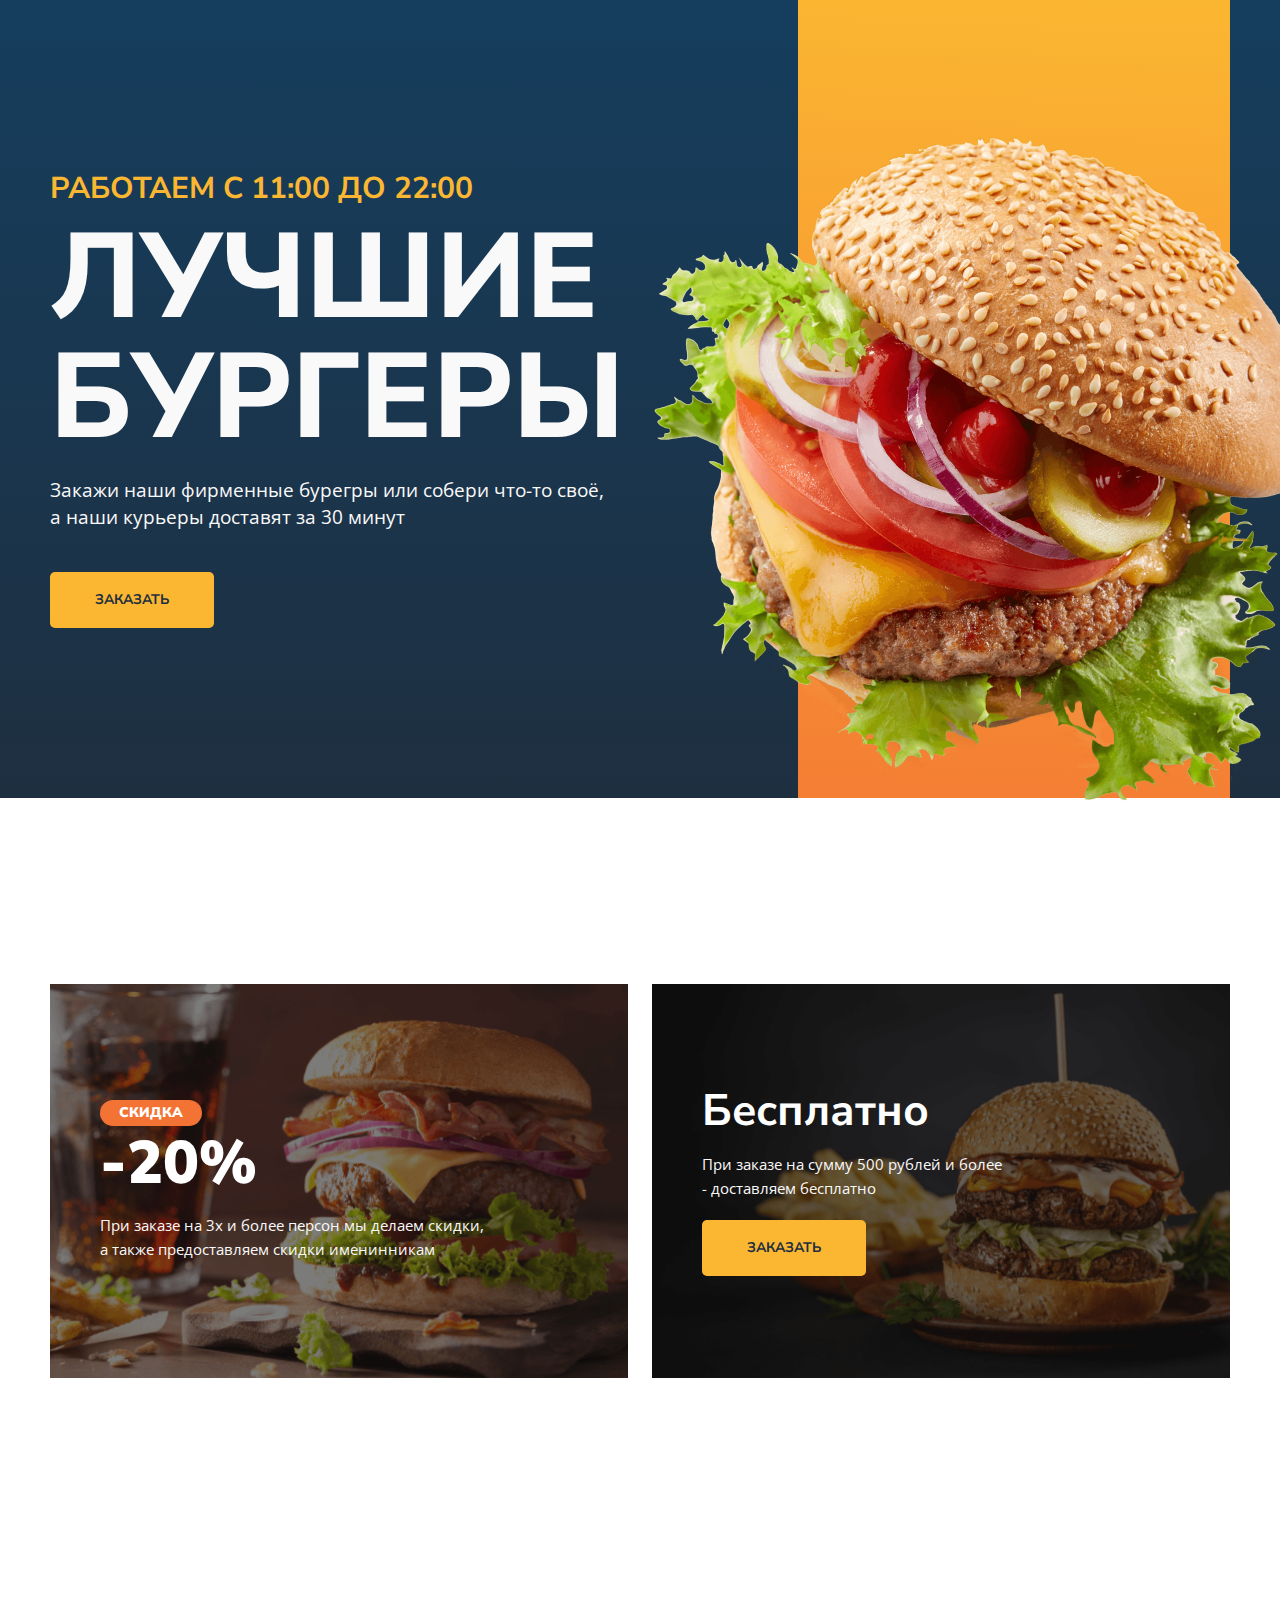
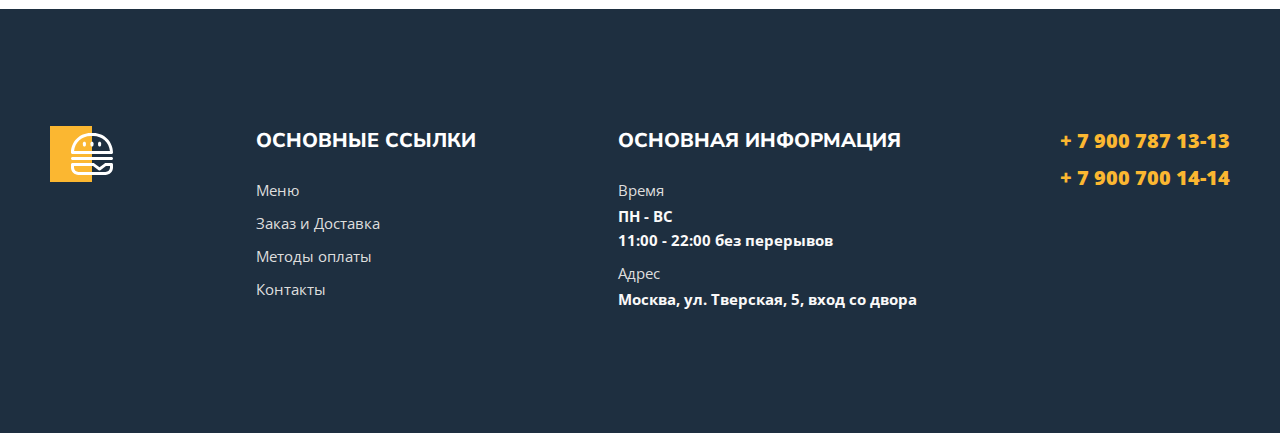
<file: index.html>
<!DOCTYPE html>
<html lang="ru">
<head>
   <meta charset="UTF-8">
   <meta http-equiv="X-UA-Compatible" content="IE=edge">
   <meta name="viewport" content="width=device-width, initial-scale=1.0">
   <title>Burgers</title>
   <link rel="preconnect" href="https://fonts.googleapis.com">
   <link rel="preconnect" href="https://fonts.gstatic.com" crossorigin>
   <link	href="https://fonts.googleapis.com/css2?family=Lato:wght@700&family=Nunito+Sans:wght@600;700;800;900&family=Open+Sans:wght@400;600;700&display=swap"
		rel="stylesheet">
	<link rel="stylesheet" href="styles/normalize.css">
   <link rel="stylesheet" href="styles/main.css">
</head>
<body>
   <div class="main">
      <div class="wrapper">
            <div class="content">
               <h1 class="content-title">
                  <span>работаем с 11:00 до 22:00</span>
                  лучшие бургеры
               </h1>
               <p class="content-text">Закажи наши фирменные бурегры или собери что-то своё, а&nbsp;наши курьеры доставят за&nbsp;30&nbsp;минут</p>
               <a class="content-link" href="menu.html">заказать</a>
            </div>
            <div class="visual">
               <div class="visual-bg"></div>
               <img src="images/burger.png" alt="Burger">
            </div>
      </div>
   </div>
   <div class="promo">
      <div class="wrapper">
            <div class="promo-left">
               <p class="sale">Скидка</p>
               <p class="cost">-20%</p>
               <p class="promo-description">При заказе на 3х и более персон мы делаем скидки, а также предоставляем скидки именинникам</p>
            </div>
            <div class="promo-right">
               <p class="free">Бесплатно</p>
               <p class="promo-description">При заказе на сумму 500 рублей и более - доставляем бесплатно</p>
               <a href="menu.html">заказать</a>
            </div>
      </div>
   </div>
   <footer class="footer">
      <div class="container">
			<div class="footer-box">
				<div class="footer-item">
               <img class="footer-logo" src="images/Logo-footer.svg" alt="Logo">
            </div>
            <div class="footer-item">
               <h2>основные ссылки</h2>
               <ul class="footer-list">
                  <li><a href="menu.html">Меню</a></li>
                  <li><a href="#">Заказ и Доставка</a></li>
                  <li><a href="#">Методы оплаты</a></li>
                  <li><a href="#">Контакты</a></li>
               </ul>
            </div>
            <div class="footer-item">
               <h2>основная информация</h2>
               <ul class="footer-list">
                  <li>
                     <span>Время</span>
                     ПН - ВС <br>
                     11:00 - 22:00 без перерывов
                  </li>
                  <li>
                     <span>Адрес</span>
                     Москва, ул. Тверская, 5, вход со двора
                  </li>
               </ul>
            </div>
            <div class="footer-tel">
               <ul class="footer-list footer-list-tel">
                  <li>
							<a href="tel:+79007871313">+ 7 900 787 13-13</a>
						</li>
                  <li>
							<a href="tel:+79007001414">+ 7 900 700 14-14</a>
						</li>
               </ul>
            </div>
			</div>           
      </div>
   </footer>
</body>
</html>
</file>
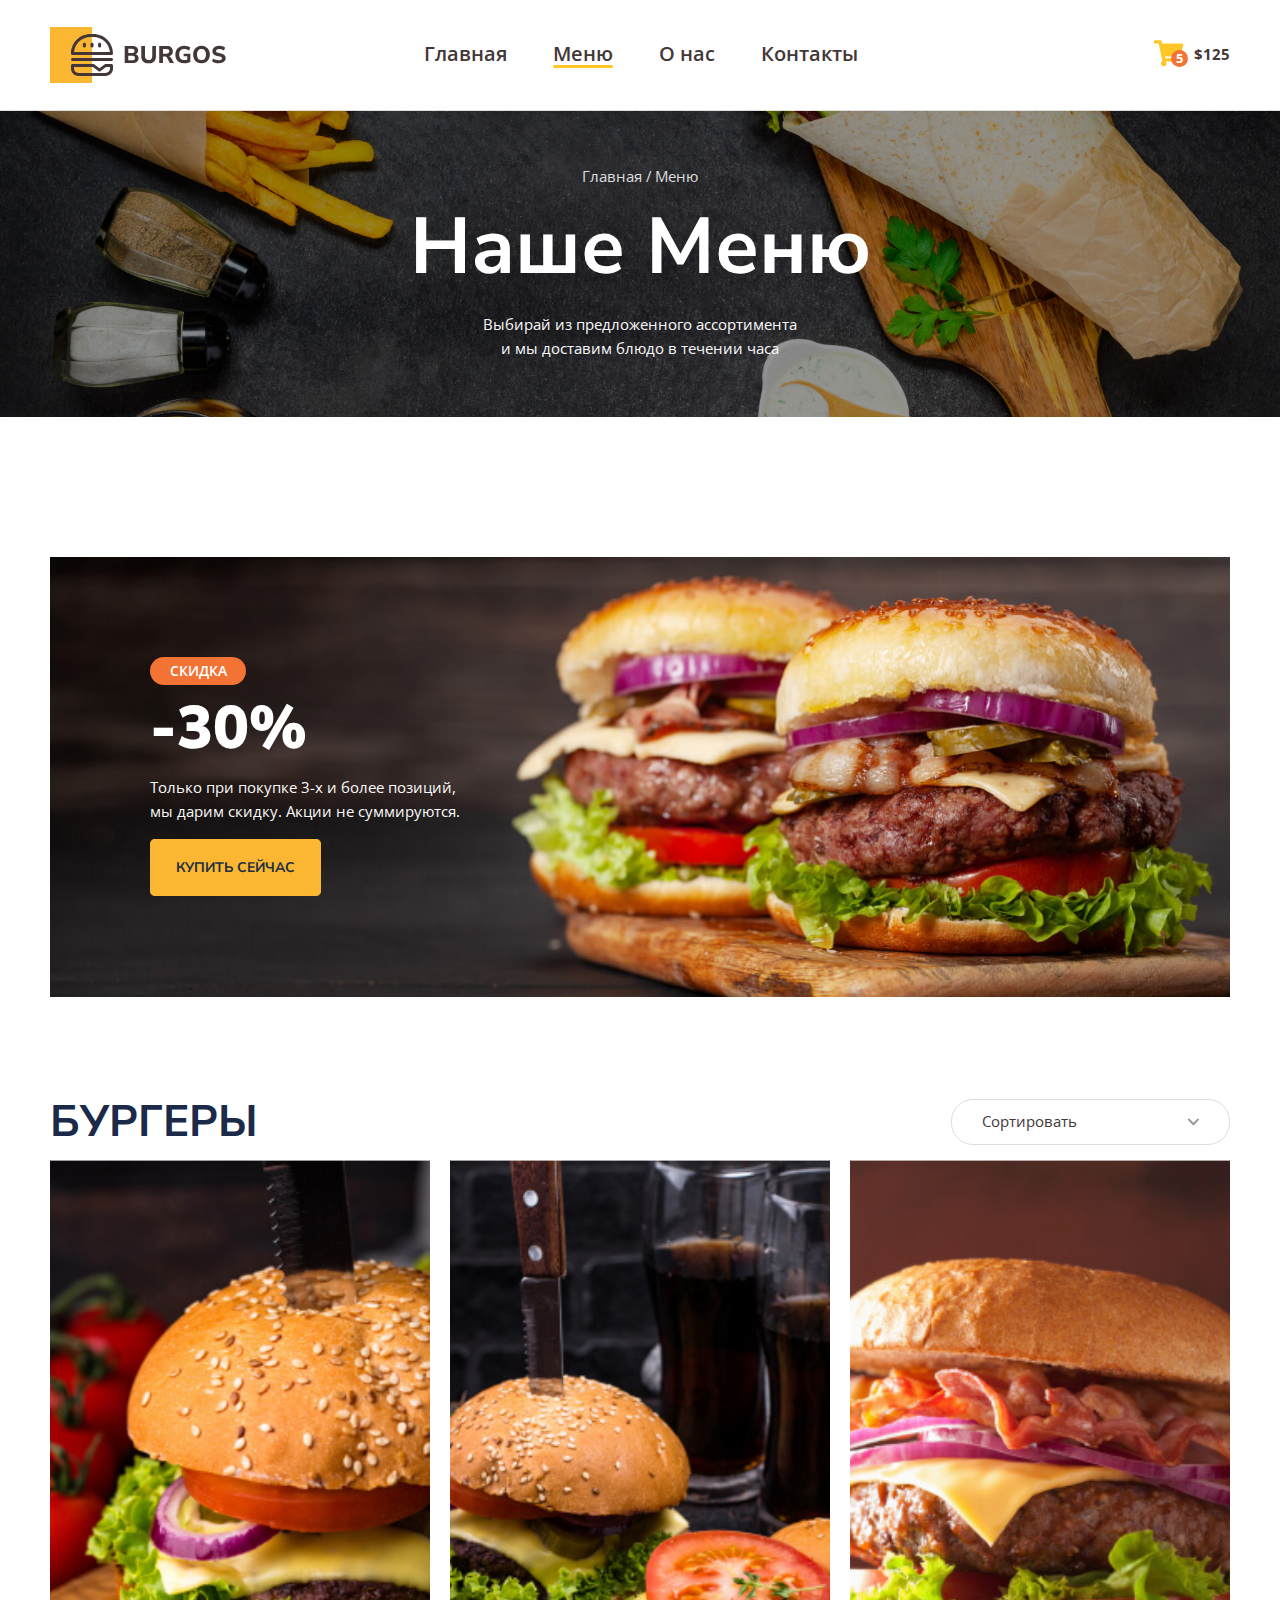
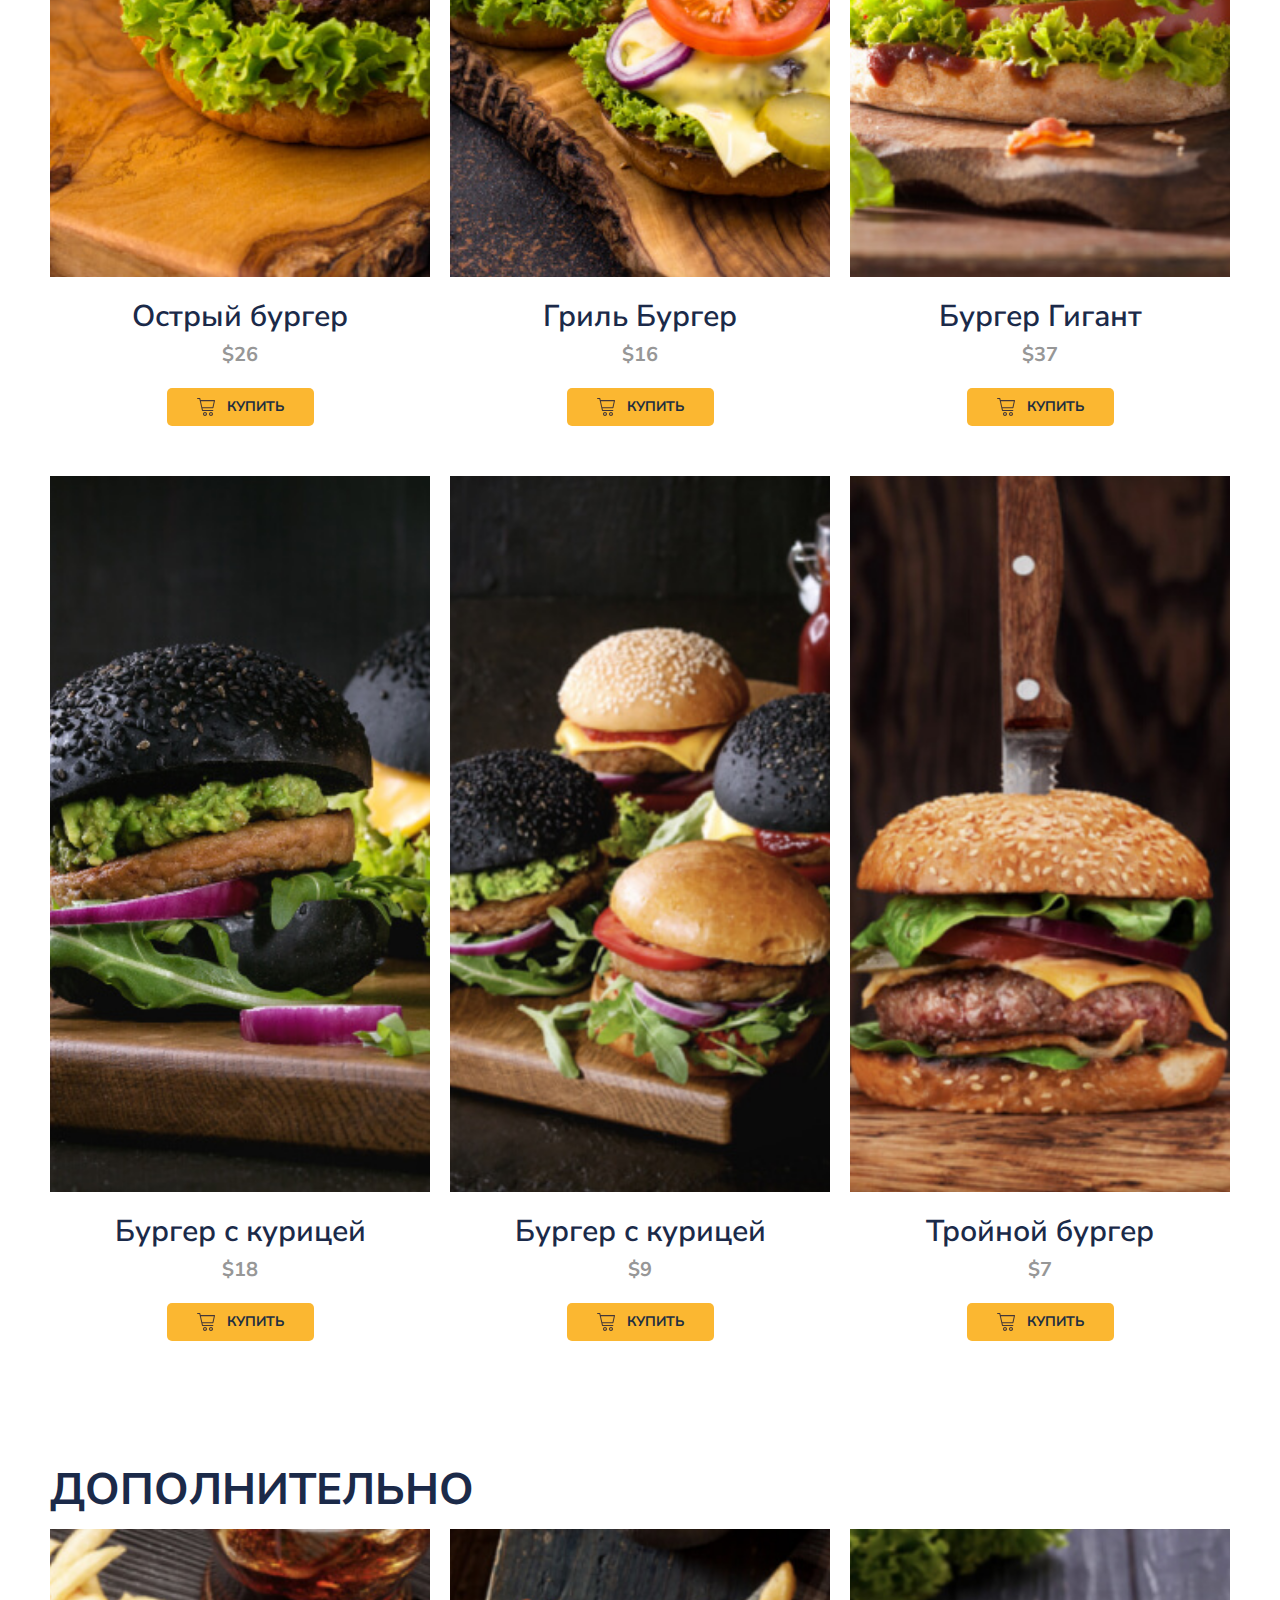
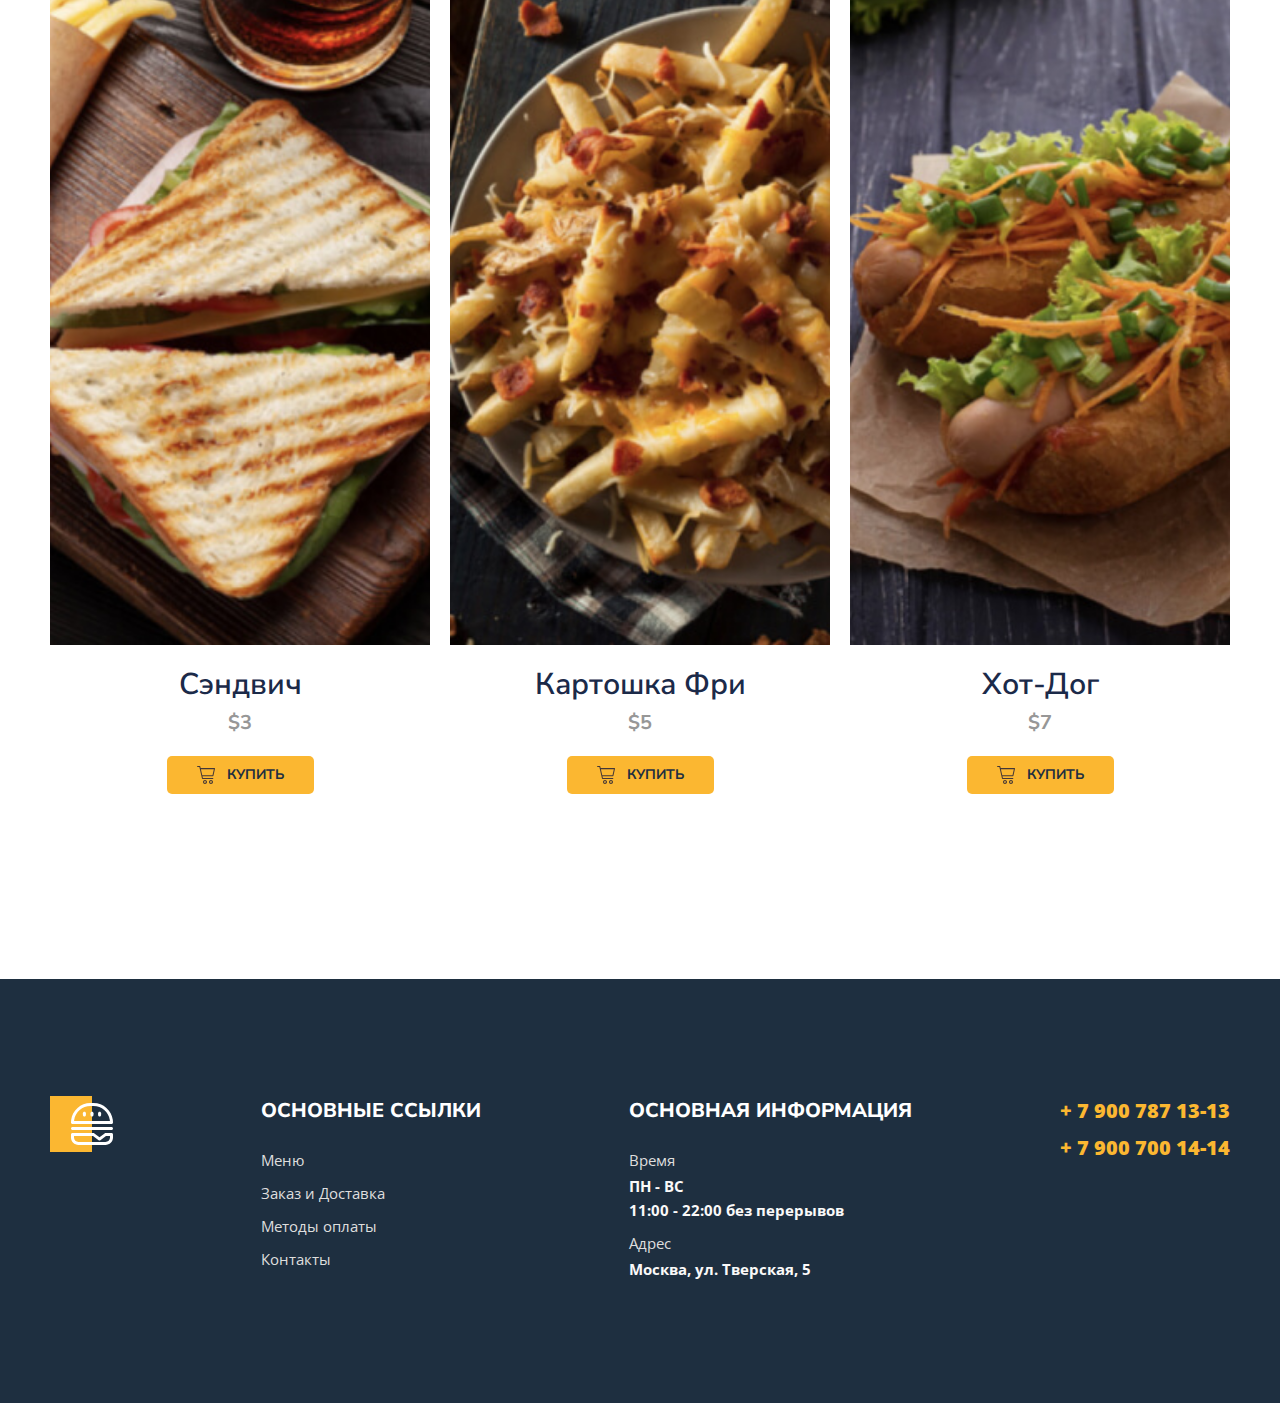
<file: menu.html>
<!DOCTYPE html>
<html lang="ru">

<head>
	<meta charset="UTF-8">
	<meta http-equiv="X-UA-Compatible" content="IE=edge">
	<meta name="viewport" content="width=device-width, initial-scale=1.0">
	<link rel="shortcut icon" href="images/burger.ico">
	<title>Burger</title>
	<link rel="preconnect" href="https://fonts.googleapis.com">
	<link rel="preconnect" href="https://fonts.gstatic.com" crossorigin>
	<link
		href="https://fonts.googleapis.com/css2?family=Lato:wght@700&family=Nunito+Sans:wght@600;700;800;900&family=Open+Sans:wght@400;600;700&display=swap"
		rel="stylesheet">
	<link rel="stylesheet" href="styles/normalize.css">
	<link rel="stylesheet" href="styles/main.css">
	<link rel="apple-touch-icon" sizes="192x192" href="images/favicon/android-chrome-192x192.png">
	<link rel="icon" type="image/png" sizes="512x512" href="images/favicon/android-chrome-512x512.png">
	<link rel="icon" sizes="16x16" href="images/favicon/favicon.ico">
	<link rel="apple-touch-icon" sizes="180x180" href="images/favicon/apple-touch-icon.png">
	<link rel="icon" type="image/png" sizes="32x32" href="images/favicon/favicon-32x32.png">
	<link rel="icon" type="image/png" sizes="16x16" href="images/favicon/favicon-16x16.png">
	<link rel="mask-icon" href="images/favicon/safari-pinned-tab.svg" color="#5bbad5">
	<meta name="msapplication-TileColor" content="#da532c">
	<meta name="theme-color" content="#ffffff">
</head>

<body>
	<header id="headerTop">
		<div class="container">
			<div class="header">
				<div class="header-burger">
					<button class="burger" onclick="openModal()"></button>
				</div>
				<div class="header-item">
					<a href="index.html" class="header-logo"></a>
					<nav class="nav">
						<ul class="header-nav">
							<li><a href="index.html">Главная</a></li>
							<li><a href="#" class="active">Меню</a></li>
							<li><a href="#">О нас</a></li>
							<li><a href="#">Контакты</a></li>
						</ul>
					</nav>
				</div>
				<button type="button" class="button">
					<span class="button-item">
						<img src="images/cart.svg" alt="Корзина">
						<span class="button-count">5</span>
					</span>
					<span class="button-text">$125</span>
				</button>
			</div>
		</div>
	</header>
	<div class="bg">
		<div class="container">
			<ul class="breadcrumbs">
				<li><a href="index.html">Главная</a></li>
				<li><a href="#">Меню</a></li>
			</ul>
			<h1 class="title">Наше Меню</h1>
			<p class="description">Выбирай из предложенного ассортимента и мы доставим блюдо в течении часа</p>
		</div>
	</div>
	<main>
		<div class="banner">
			<div class="container">
				<div class="banner-box">
					<h2 class="banner-title">
						<span>скидка</span>
						-30%
					</h2>
					<p class="banner-text">Только при покупке 3-х и более позиций,
						мы&nbsp;дарим скидку. Акции не суммируются.
					</p>
					<a href="#menuBurger" class="banner-link">купить сейчас</a>
				</div>
			</div>
		</div>
		<section class="menu" id="menuBurger">
			<div class="container">
				<div class="menu-header">
					<h2 class="menu-title">
						Бургеры
					</h2>
					<select class="menu-select">
						<option value="">Сортировать</option>
						<option value="up">По возрастанию</option>
						<option value="down">По убыванию</option>
					</select>
				</div>
				<div class="menu-grid">
					<div class="menu-grid-item">
						<div class="menu-grid-cover">
							<img src="images/menu/01.jpg" alt="Острый бургер">
						</div>
						<p class="menu-grid-title">Острый бургер</p>
						<p class="menu-grid-price">$26</p>
						<button type="button" class="menu-grid-btn">
							<span class="menu-grid-icon"></span>
							<span class="menu-grid-text">купить</span>
						</button>
					</div>
					<div class="menu-grid-item">
						<div class="menu-grid-cover">
							<img src="images/menu/02.jpg" alt="Гриль Бургер">
						</div>
						<p class="menu-grid-title">Гриль Бургер</p>
						<p class="menu-grid-price">$16</p>
						<button type="button" class="menu-grid-btn">
							<span class="menu-grid-icon"></span>
							<span class="menu-grid-text">купить</span>
						</button>
					</div>
					<div class="menu-grid-item">
						<div class="menu-grid-cover">
							<img src="images/menu/03.jpg" alt="Бургер Гигант">
						</div>
						<p class="menu-grid-title">Бургер Гигант</p>
						<p class="menu-grid-price">$37</p>
						<button type="button" class="menu-grid-btn">
							<span class="menu-grid-icon"></span>
							<span class="menu-grid-text">купить</span>
						</button>
					</div>
					<div class="menu-grid-item">
						<div class="menu-grid-cover">
							<img src="images/menu/04.jpg" alt="Бургер с курицей">
						</div>
						<p class="menu-grid-title">Бургер с курицей</p>
						<p class="menu-grid-price">$18</p>
						<button type="button" class="menu-grid-btn">
							<span class="menu-grid-icon"></span>
							<span class="menu-grid-text">купить</span>
						</button>
					</div>
					<div class="menu-grid-item">
						<div class="menu-grid-cover">
							<img src="images/menu/05.jpg" alt="Бургер с курицей">
						</div>
						<p class="menu-grid-title">Бургер с курицей</p>
						<p class="menu-grid-price">$9</p>
						<button type="button" class="menu-grid-btn">
							<span class="menu-grid-icon"></span>
							<span class="menu-grid-text">купить</span>
						</button>
					</div>
					<div class="menu-grid-item">
						<div class="menu-grid-cover">
							<img src="images/menu/06.jpg" alt="Тройной бургер">
						</div>
						<p class="menu-grid-title">Тройной бургер</p>
						<p class="menu-grid-price">$7</p>
						<button type="button" class="menu-grid-btn">
							<span class="menu-grid-icon"></span>
							<span class="menu-grid-text">купить</span>
						</button>
					</div>
				</div>
			</div>
		</section>
		<section class="menu menu-other">
			<div class="container">
				<div class="menu-header">
					<h2 class="menu-title">
						Дополнительно
					</h2>
				</div>
				<div class="menu-grid">
					<div class="menu-grid-item">
						<div class="menu-grid-cover">
							<img src="images/menu/07.jpg" alt="Сэндвич">
						</div>
						<p class="menu-grid-title">Сэндвич</p>
						<p class="menu-grid-price">$3</p>
						<button type="button" class="menu-grid-btn">
							<span class="menu-grid-icon"></span>
							<span class="menu-grid-text">купить</span>
						</button>
					</div>
					<div class="menu-grid-item">
						<div class="menu-grid-cover">
							<img src="images/menu/08.jpg" alt="Картошка Фри">
						</div>
						<p class="menu-grid-title">Картошка Фри</p>
						<p class="menu-grid-price">$5</p>
						<button type="button" class="menu-grid-btn">
							<span class="menu-grid-icon"></span>
							<span class="menu-grid-text">купить</span>
						</button>
					</div>
					<div class="menu-grid-item">
						<div class="menu-grid-cover">
							<img src="images/menu/09.jpg" alt="Хот-Дог">
						</div>
						<p class="menu-grid-title">Хот-Дог</p>
						<p class="menu-grid-price">$7</p>
						<button type="button" class="menu-grid-btn">
							<span class="menu-grid-icon"></span>
							<span class="menu-grid-text">купить</span>
						</button>
					</div>
				</div>
			</div>
		</section>
	</main>
	<footer class="footer">
		<div class="container">
			<div class="footer-box">
				<div class="footer-item">
					<img class="footer-logo" src="images/Logo-footer.svg" alt="Logo">
				</div>
				<div class="footer-item">
					<h2>основные ссылки</h2>
					<ul class="footer-list">
						<li><a href="menu.html">Меню</a></li>
						<li><a href="#">Заказ и Доставка</a></li>
						<li><a href="#">Методы оплаты</a></li>
						<li><a href="#">Контакты</a></li>
					</ul>
					<ul class="footer-list footer-list-tel">
						<li>
							<a href="tel:+79007871313">+ 7 900 787 13-13</a>
						</li>
						<li>
							<a href="tel:+79007001414">+ 7 900 700 14-14</a>
						</li>
					</ul>
				</div>
				<div class="footer-item">
					<h2>основная информация</h2>
					<ul class="footer-list">
						<li>
							<span>Время</span>
							ПН - ВС <br>
							11:00 - 22:00 без перерывов
						</li>
						<li>
							<span>Адрес</span>
							Москва, ул. Тверская, 5
						</li>
					</ul>
				</div>
				<div class="footer-tel">
					<ul class="footer-list footer-list-tel">
						<li>
							<a href="tel:+79007871313">+ 7 900 787 13-13</a>
						</li>
						<li>
							<a href="tel:+79007001414">+ 7 900 700 14-14</a>
						</li>
					</ul>
				</div>
			</div>
		</div>
	</footer>
	<a href="#headerTop" class="button-up hidden" id="btnUp">Наверх</a>
	<div id="modal" class="modal">
		<ul class="header-nav">
			<li><a href="index.html">Главная</a></li>
			<li><a href="#" class="active">Меню</a></li>
			<li><a href="#">О нас</a></li>
			<li><a href="#">Контакты</a></li>
		</ul>
		<button class="burger-close" onclick="closeModal()"></button>
	</div>
	<script>

		// Smooth Scroll

		const links = document.querySelectorAll(".banner-link");

		for (const link of links) {
			link.addEventListener("click", clickHandler);
		}

		function clickHandler(e) {
			e.preventDefault();
			const href = this.getAttribute("href");

			document.querySelector(href).scrollIntoView({
				behavior: "smooth"
			});
		}

		// Button Up

		window.onscroll = function () { scrollFunction() };

		const upbuttons = document.querySelectorAll(".button-up");

		for (const upbutton of upbuttons) {
			upbutton.addEventListener("click", clickHandler);
		}

		function clickHandler(e) {
			e.preventDefault();
			const href = this.getAttribute("href");

			document.querySelector(href).scrollIntoView({
				behavior: "smooth"
			});
		}

		function scrollFunction() {
			if (document.body.scrollTop > 1000 || document.documentElement.scrollTop > 1000) {
				document.getElementById('btnUp').className = 'button-up visible';
			} else {
				document.getElementById('btnUp').className = 'button-up hidden';
			}
		}

		// Menu

		function openModal() {
			document.getElementById("modal").style.top = "0px";
		}

		function closeModal() {
			document.getElementById("modal").style.top = "-400px";
		}

	</script>
</body>

</html>
</file>
<file: styles/main.css>
body {
	font-family: 'Nunito Sans', sans-serif;
}
.container {
	max-width: 1180px;
	margin: 0 auto;
	padding: 0 15px;
}
header {
	border-bottom: 1px solid #DEDEDE;
}
.header {
	font-family: 'Open Sans', sans-serif;
	display: flex;
	align-items: center;
	justify-content: space-between;
	padding: 26px 0;
}
.header-item {
	display: flex;
	align-items: center;
	justify-content: space-between;
	flex-basis: 68.5%;
}
.header-logo {
	display: block;
	background-image: url(../images/logo.svg);
	width: 176px;
	height: 56px;
	background-repeat: no-repeat;
	background-size: contain;
}
.header-nav {
	list-style-type: none;
	display: flex;
	padding-left: 0;
	gap: 46px;	
}
.header-nav a {
	font-weight: 600;
	font-size: 20px;
	color: #443737;
	text-decoration: none;
	transition: 0.2s;
}
.header-nav a:hover {
	color: #FFC725;
}
.header-nav a::after {
	content: "";
	width: 100%;
	height: 3px;
	border-radius: 1.5px;
	background: transparent;
	display: block;
}
.header-nav a.active::after {
	background: #FFC725;
}
.button {
	display: flex;
	align-items: center;
	background-color: transparent;
	border: none;
	padding: 0;
	gap: 10px;
	cursor: pointer;
}
.button-item {
	position: relative;
}
.button-count {
	font-weight: 700;
	font-size: 13px;
	color: #FFFFFF;
	background: #F37335;
	border-radius: 100%;
	position: absolute;
	width: 17px;
	height: 17px;
	text-align: center;
	line-height: 1.3;
	bottom: 3px;
	right: -4px;
}
.button-text {
	color: #443737;
	font-weight: 700;
	font-size: 15px;
}
.bg {
	text-align: center;
	color: #FFFFFF;
	background-image: url(../images/bg.jpg);
	background-size: cover;
	background-position: center;
	padding: 57px 0;
	margin-bottom: 140px;
}
.breadcrumbs {
	padding-left: 0;
	margin-top: 0;
	list-style-type: none;
	display: flex;
	justify-content: center;
	gap: 7px;
}
.breadcrumbs a {
	color: #DEDEDE;
	font-size: 15px;
	font-family: 'Open Sans', sans-serif;
	text-decoration: none;
	transition: 0.2s;
}
.breadcrumbs a:hover {
	color: #FFC725;
}
.breadcrumbs a::before {
	content: "/";
	position: relative;
	left: -3px;
	pointer-events: none;
}
.breadcrumbs a:hover::before {
	color: #DEDEDE;
}
.breadcrumbs li:first-child a::before {
	display: none;
}
.title {
	font-size: 79px;
	font-weight: 700;
	margin-top: 16px;
	margin-bottom: 19px;
}
.description {
	font-family: 'Open Sans', sans-serif;
	font-size: 15px;
	line-height: 1.6;
	color: #FAF9F9;
	max-width: 320px;
	margin: 0 auto;
}
.banner-box {
	background-image: url(../images/banner.jpg);
	background-repeat: no-repeat;	
	background-size: cover;
	background-position: 0 center;
	padding: 100px 100px 120px;
	margin-bottom: 80px;	
}
.banner-title {
	font-weight: 900;
	font-size: 60px;
	color: #FFFFFF;
	margin-top: 0;
	margin-bottom: 12px;
}
.banner-title span {
	display: block;
	font-family: 'Open Sans', sans-serif;
	font-size: 14px;
	font-weight: 600;
	background-color: #F37335;
	border-radius: 14px;
	text-align: center;
	text-transform: uppercase;
	padding: 6px 0;
	max-width: 96px;
	margin-bottom: 9px;
}
.banner-text {
	font-family: 'Open Sans', sans-serif;
	font-size: 15px;
	font-weight: 400;
	color: #FAF9F9;
	line-height: 1.6;
	max-width: 353px;
	margin-top: 0;
	margin-bottom: 35px;
}
.banner-link {
	color: #1E2F40;
	font-weight: 700;
	font-size: 14px;
	padding: 18px 25px;
	border-radius: 5px;
	text-align: center;
	text-decoration: none;
	text-transform: uppercase;
	background-color: #FBB731;
	border: 1px solid #FBB731;
	transition: background .2s linear, color .2s linear;
}
.banner-link:hover {
	background-color: transparent;
	color: #FBB731;
}
.menu {
	padding-top: 20px;
}
.menu-header {
	display: flex;
	align-items: center;
	justify-content: space-between;
	margin-bottom: 13px;
}
.menu-title {
	font-weight: 700;
	font-size: 44px;
	color: #1B2A49;
	text-transform: uppercase;
	margin: 0;
}
.menu-select {
	font-family: 'Open Sans', sans-serif;
	font-weight: 400;
	font-size: 15px;
	border: 1px solid #DEDEDE;
	padding: 13px 30px;
	border-radius: 22px;
	color: #443737;
	-webkit-appearance: none;
	   -moz-appearance: none;
	        appearance: none;
	flex-basis: 279px;
	background-image: url(../images/arrow.svg);
	background-size: 12.79px 7.75px;
	background-repeat: no-repeat;
	background-position: 89% center;
	background-color: #FFFFFF;
}
.menu-grid {
	display: grid;
	grid-template-columns: repeat(3, 1fr);
	gap: 50px 20px;
	text-align: center;
	margin-bottom: 104px;
}
.menu-grid-cover {
	width: 100%;
	height: 56vw;
	position: relative;
	overflow: hidden;
	margin-bottom: 23px;
}
.menu-grid-cover img {
	height: 100%;
	position: absolute;
	left: 50%;
	top: 50%;
	transform: translate(-50%, -50%);
	-o-object-fit: cover;
	   object-fit: cover;
}
.menu-grid-title {
	color: #1B2A49;
	font-weight: 600;
	font-size: 30px;
	margin: 0;
	
}
.menu-grid-price {
	font-weight: 700;
	font-size: 20px;
	color: #979797;
	margin-top: 8px;
	margin-bottom: 22px;
}
.menu-grid-btn {
	display: flex;
	justify-content: center;
	align-items: center;
	background: #FBB731;
	border: none;
	color: #1E2F40;
	gap: 12px;
	border-radius: 5px;
	padding: 10px 30px;
	margin: 0 auto;
	cursor: pointer;
	transition: background .2s linear, color .2s linear;
}
.menu-grid-btn:hover {
	background-color: #F37335;
	color: #FFFFFF;
	padding: 10px 30px;	
}
.menu-grid-icon {
	background-image: url(../images/cart-menu.svg);
	background-repeat: no-repeat;
	background-size: cover;
	display: block;
	width: 18px;
	height: 18px;
}
.menu-grid-text {
	font-weight: 700;
	font-size: 14px;
	text-transform: uppercase;
	color: #1E2F40;
}
.footer {
	background: #1E2F40;
	color: #fff;
	padding-top: 117px;
	padding-bottom: 106px;
}
.footer-box {
	display: flex;
	justify-content: space-between;
	gap: 20px;
}
.footer-logo {
	width: 63px;
	height: 56px;
}
.footer-item h2 {
	font-size: 20px;
	font-weight: 800;
	text-transform: uppercase;
	margin-bottom: 19px;
	margin-top: 0;
	line-height: 1.5;
}
.footer-list li {
	margin-bottom: 9px;
	font-family: 'Open Sans', sans-serif;
	font-size: 15px;
	color: #FAF9F9;
	font-weight: 700;
	line-height: 24px;
}
.footer-list a {
	color: #DEDEDE;
	text-decoration: none;
	font-weight: 400;
	transition: 0.2s;
}
.footer-item span {
	color: #DEDEDE;
	display: block;
	font-weight: 400;
	margin-bottom: 2px;
}
.footer-list-tel {
	margin-top: 0;
}
.footer-list-tel li {
	margin-bottom: 12px;
}
.footer-list-tel a {
	font-size: 20px;
	font-weight: 900;
	color: #FBB731;
	transition: 0.2s;	
}
.footer-list.footer-list-tel a:hover {
	color: #FFFFFF;
}
.footer-list {
	padding-left: 0;
	padding-top: 3px;
	list-style-type: none;	
}
.footer-list a:hover {
	color: #FBB731;
}

.button-up {
	color: #1E2F40;
	font-weight: 700;
	font-size: 14px;
	text-transform: uppercase;
	background-color: #FBB731;
	text-decoration: none;
	padding: 5px 20px;
	position: fixed;
	bottom: 20px;
	right: 20px;
	border-radius: 5px;
	transition: 1s;
}
.button-up:hover {
	background-color: #F37335;
}
.button-up.hidden {
	opacity: 0;
}
.button-up.visible {
	opacity: 1;
}
/* Style INDEX */

.main {
	padding: 0 15px;
	background: linear-gradient(180deg, #0C4C7B -100%, #1E2F40 100%);
}
.wrapper {
	max-width: 1180px;
	margin: 0 auto;
	display: flex;
	justify-content: space-between;
}
.content {
	color: #FAF9F9;
	flex: 0 0 580px;
	padding: 170px 0;
}
.content-title {
	font-size: 120px;
	font-weight: 800;
	text-transform: uppercase;
	line-height: 120px;
	margin-top: 0;
	margin-bottom: 0;
}
.content-title span {
	color: #FBB731;
	font-size: 30px;
	font-weight: 700;
	line-height: 38px;
	display: block;
	margin-bottom: 10px;
}
.content-text {
	font-family: 'Open Sans', sans-serif;
	font-size: 19px;
	line-height: 1.4;
	margin-bottom: 42px;
}
.content-link,
.promo a {
	color: #1E2F40;
	background-color: #FBB731;
	border-radius: 5px;
	text-decoration: none;
	padding: 20px 45px;
	display: inline-block;
	text-transform: uppercase;
	font-size: 14px;
	font-weight: 700;
}
.visual {
	flex-grow: 1;
	display: flex;
	justify-content: flex-end;
	position: relative;
}
.visual-bg {
	width: 432px;
	height: 100%;
	background: linear-gradient(2.42deg, #F37335 -19.6%, #FBB731 100.79%, #FDC830 100.79%);
}
.main img {
	width: 829px;
	position: absolute;
	right: -168px;
}
.promo {
	padding-top: 186px;
	padding-bottom: 46px;
}
.promo-left,
.promo-right {
	flex: 0 0 49%;
	color: #fff;
	box-sizing: border-box;
	background-repeat: no-repeat;
	background-size: cover;
	background-position: center;
}
.promo-left {
	background-image: url(../images/promo-left.png);
	padding: 116px 50px;
}
.promo-right {
	background-image: url(../images/promo-right.png);
	padding: 102px 50px;
}
.sale {
	font-size: 14px;
	font-weight: 900;
	background: #F37335;
	padding: 5px 19px;
	border-radius: 14px;
	display: inline-block;
	text-transform: uppercase;
	margin-bottom: 3px;
	margin-top: 0;
}
.cost {
	font-size: 60px;
	font-weight: 900;
	margin-bottom: 8px;
	margin-top: 0;
}
.promo-description {
	font-family: 'Open Sans', sans-serif;
	color: #FAF9F9;
	font-size: 15px;
	line-height: 24px;
	margin-bottom: 0;
}
.promo-left .promo-description {
	max-width: 392px;
}
.promo-right .promo-description {
	max-width: 300px;
	margin-bottom: 20px;
}
.free {
	font-size: 44px;
	font-weight: 700;
	margin-bottom: 10px;
	margin-top: 0;
}
.footer {
	margin-top: 185px;
}

@media (max-width: 1000px) {
	.content-title {
		font-size: 100px;
	}
}

/* Modal */

.burger {
	width: 34px;
	height: 22px;
	background-color: transparent;
	background-image: url("../images/menu.svg");
	background-repeat: no-repeat;
	background-size: contain;
	border: none;
	cursor: pointer;
}

#modal {
	max-width: 500px;
	background-color: cornsilk;
	text-align: center;
	position: absolute;
	top: -400px;
	left: 0;
	right: 0;
	margin: 20px auto 0;
	transition: 0.5s;
	padding: 40px 30px;
	box-sizing: border-box;
}

#modal .header-nav {
	flex-direction: column;
	max-width: 300px;
	margin: 0 auto;
	align-items: center;
}

.burger-close {
	width: 22px;
	height: 22px;
	background-color: transparent;
	background-image: url("../images/close.svg");
	background-repeat: no-repeat;
	background-size: contain;
	border: none;
	cursor: pointer;
	position: absolute;
	top: 20px;
	right: 20px;
}


/* Responsive */

@media (min-width: 1001px) {
	.footer-list + .footer-list-tel {
		display: none;
	}
}

@media (min-width: 766px) {
	.header-burger {
		display: none;
	}
}

@media (max-width: 1000px) {
	.container {
		max-width: 738px;
	}
	.header-logo {
		width: 150px;
		height: 48px;
		background-size: contain;
	}
	.header-nav {
		gap: 22px;
	}
	.header-item {
		flex-basis: 75%;
	}
	.bg {
		margin-bottom: 72px;
	}
	.banner-box {
		background-position: -80px center;
		padding: 100px 40px 120px;
	}
	.menu-grid {
		grid-template-columns: repeat(2, 1fr);
		gap: 50px 15px;
	}
	.menu-other {
		overflow: hidden;
		height: 558px;
	}
	.menu-other .menu-grid {
		display: flex;
		width: auto;
		overflow-x: scroll;
		overflow-y: hidden;
		padding-bottom: 50px;
	}
	.menu-other .menu-grid-item {
		flex: 0 0 281px;
	}
	.menu-other .menu-grid-cover,
	.menu-other .menu-grid-cover img {
		height: 320px;
	}
	.footer-tel {
		display: none;
	}
	.footer-list + .footer-list-tel {
		display: block;
	}
}

@media (max-width: 765px) {
	nav {
		display: none;
	}
	.header {
		gap: 21px;
	}
	.title {
		font-size: 20px;
		font-weight: 800;
	}
	.menu-other .container {
		padding-right: 0;
	}
	.button-up.visible {
		display: none;
	}
	.footer {
		margin-top: 140px;
	}
	.footer-item {
		margin-top: -24px;
	}
	.footer-logo {
		margin-top: -3px;
	}
}

@media (max-width: 567px) {
	.header {
		padding-top: 19px;
		padding-bottom: 19px;
	}
	.header-logo {
		width: 116px;
		height: 37px;
	}
	.breadcrumbs a {
		font-size: 14px;
	}
	.bg {
		margin-bottom: 33px;
	}
	.description {	
		font-size: 12px;
	}
	.banner-box {
		background-position: 17% center;
		padding: 35px 24px 54px;
		margin-bottom: 40px;
	}
	.menu-title {
		font-size: 27px;
	}
	.menu-select {
		flex-basis: 136px;
		padding: 13px 24px 13px 15px;
		font-size: 12px;
		background-position: 91% center;
	}
	.menu-header {
		margin-bottom: 30px;
	}
	.menu-grid {
		gap: 25px 15px;
		margin-bottom: 40px;
	}
	.menu-grid-cover {
		height: 56vw;
		margin-bottom: 10px;
	}
	.menu-grid-cover img {
		height: 100%;
	}
	.menu-grid-title {
		font-size: 15px;
	}
	.menu-grid-price {
		font-size: 16px;
		margin-top: 6px;
		margin-bottom: 14px;
	}
	.menu-grid-btn {
		padding: 10px 30px;
	}
	.menu-other {
		height: 88vw;
	}
	
	.menu-other .menu-grid {
		padding-bottom: 24px;
	}
	.menu-other .menu-grid-cover {
		height: 56vw;
	}
	.menu-other .menu-grid-cover img {
		height: 100%;
	}
	.menu-other .menu-grid-item {
		flex: 0 0 38vw;
	}
	.footer {
		margin-top: 42px;
		padding-top: 60px;
		padding-bottom: 60px;
	}
	.footer-logo {
		margin-top: 27px;
	}
	.footer-item h2 {
		margin-top: 41px;
	}
	.footer-list + .footer-list-tel {
		display: none;
	}
	.footer-tel {
		display: block;
	}
	.footer-box {
		display: grid;
		grid-template-columns: 30% 70%;
		grid-template-areas: "logo tel" "link link" "info info";
		gap: 0;
	}
	.footer-item:nth-child(1) {
		grid-area: logo;
	}
	.footer-item:nth-child(2) {
		grid-area: link;
	}
	.footer-item:nth-child(3) {
		grid-area: info;
	}
	.footer-tel {
		grid-area: tel;
		text-align: right;
	}
}

@media (max-width: 505px) {
	.menu-other {
		height: 93vw;
	}
	.footer-item h2 {
		margin-top: 41px;
	}
}

@media (max-width: 447px) {
	.menu-other {
		height: 98vw;
	}
	.footer-item h2 {
		margin-top: 41px;
	}
}
}

@media (max-width: 400px) {
	.menu-other {
		height: 103vw;
	}
	.footer-item h2 {
		margin-top: 41px;
	}
}

@media (max-width: 350px) {
	.menu-other {
		height: 108vw;
	}
	.menu-grid-title {
		font-size: 13px;
	}
	.menu-grid-btn, 
	.menu-grid-btn:hover {
		padding: 8px 16px;
	}
	.footer-item h2 {
		margin-top: 41px;
	}
}	

@media (max-width: 320px) {
	.header-logo {
		width: 116px;
		height: 37px;
		background-size: contain;
	}
	.button {
		padding-right: 0px;
		margin-right: -15px;
	}
	.bg {	
		padding: 26px 1px;
	}
	.breadcrumbs {
		margin-top: 24px;
		margin-bottom: 20px;
	}
	.bg .title {
		margin-bottom: 13px;
	}
	.banner-box {
		background-position: 25% center;
		margin-bottom: 30px;
	}
	.menu-other {
		height: 63vh;
	}
	.menu-grid {
		margin-bottom: 30px;
	}
	.menu-grid-cover {
		height: 180px;
	}
	.footer {
		margin-top: 61px;
	}
	.footer-item h2 {
		font-size: 18px;
		font-weight: 800;
		margin-top: 41px;
	}
	.footer-list a {
		font-size: 15px;
		font-weight: 400;
	}
	.footer-tel {
		grid-area: tel;
		text-align: right;
	}
	.footer-list-tel a {
		font-size: 20px;
		font-weight: 800;
		letter-spacing: -0.5px;
	}
}
</file>
